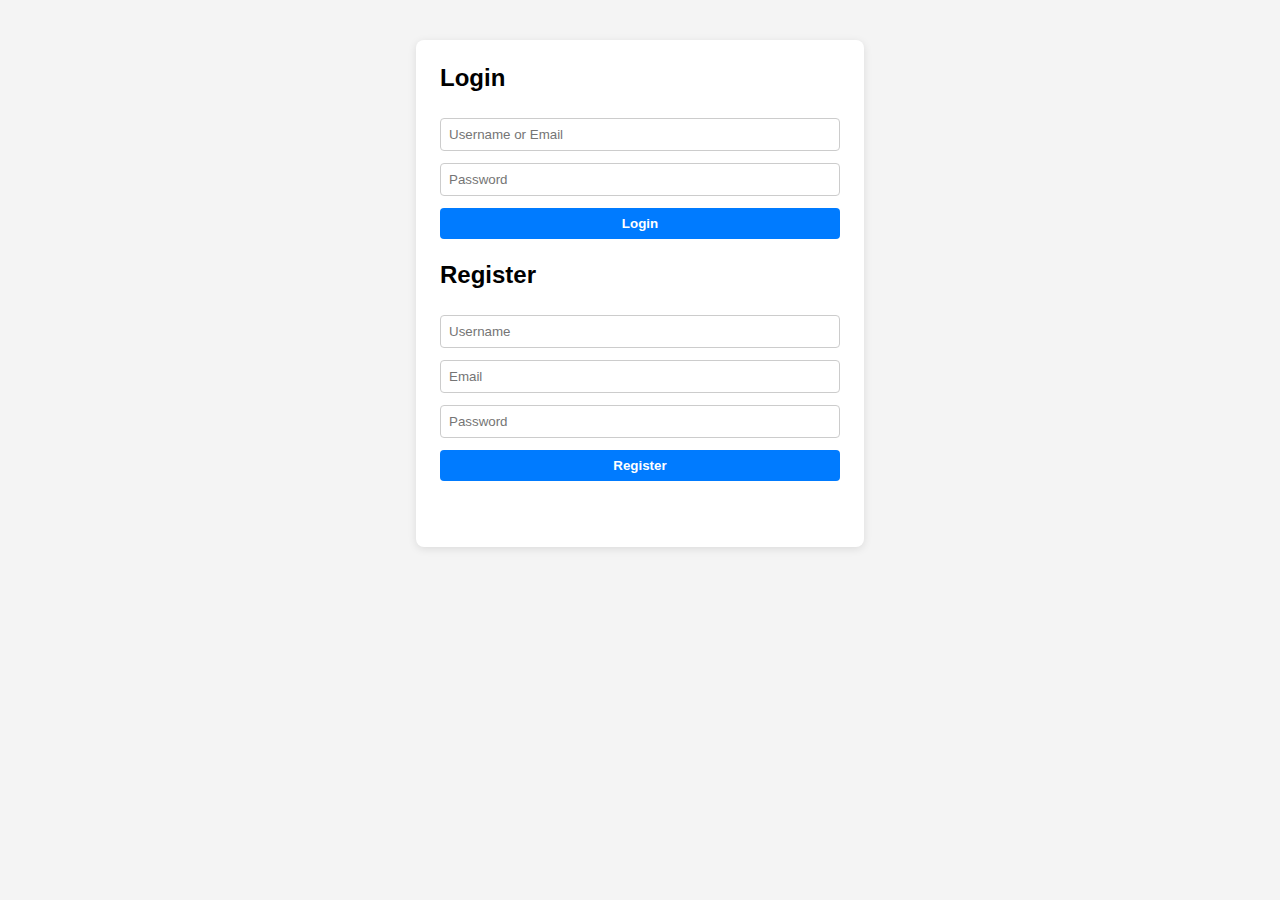
<file: .vscode/frontend/static/index.html>
<!DOCTYPE html>
<html lang="en">
<head>
    <meta charset="UTF-8">
    <meta name="viewport" content="width=device-width, initial-scale=1.0">
    <title>Expense Tracker</title>
    <link rel="stylesheet" href="style.css">
</head>
<body>
    <div id="auth-section">
        <h2>Login</h2>
        <form id="login-form">
            <input type="text" id="login-username" placeholder="Username or Email" required><br>
            <input type="password" id="login-password" placeholder="Password" required><br>
            <button type="submit">Login</button>
        </form>
        <h2>Register</h2>
        <form id="register-form">
            <input type="text" id="register-username" placeholder="Username" required><br>
            <input type="email" id="register-email" placeholder="Email" required><br>
            <input type="password" id="register-password" placeholder="Password" required><br>
            <button type="submit">Register</button>
        </form>
        <div id="auth-message"></div>
    </div>
    <div id="dashboard-section" style="display:none;">
        <button id="logout-btn">Logout</button>
        <h2>Add Expense</h2>
        <form id="expense-form">
            <input type="text" id="expense-category" placeholder="Category" required>
            <input type="number" id="expense-amount" placeholder="Amount" required>
            <input type="date" id="expense-date" required>
            <select id="expense-type">
                <option value="EXPENSE">Expense</option>
                <option value="INCOME">Income</option>
            </select>
            <input type="text" id="expense-description" placeholder="Description">
            <button type="submit">Add Expense</button>
        </form>
        <h2>Expenses</h2>
        <table id="expenses-table">
            <thead>
                <tr>
                    <th>Category</th>
                    <th>Amount</th>
                    <th>Date</th>
                    <th>Type</th>
                    <th>Description</th>
                </tr>
            </thead>
            <tbody></tbody>
        </table>
        <div id="dashboard-message"></div>
        <!-- Places to Visit Section -->
        <h2>Places to Visit</h2>
        <form id="place-form">
            <input type="text" id="place-name" placeholder="Place Name" required>
            <input type="text" id="place-description" placeholder="Description">
            <input type="number" id="place-estimated-cost" placeholder="Estimated Cost" required>
            <button type="submit">Add Place</button>
        </form>
        <table id="places-table">
            <thead>
                <tr>
                    <th>Name</th>
                    <th>Description</th>
                    <th>Estimated Cost</th>
                </tr>
            </thead>
            <tbody></tbody>
        </table>
        <div id="places-message"></div>
    </div>
    <script src="app.js"></script>
</body>
</html>
</file>
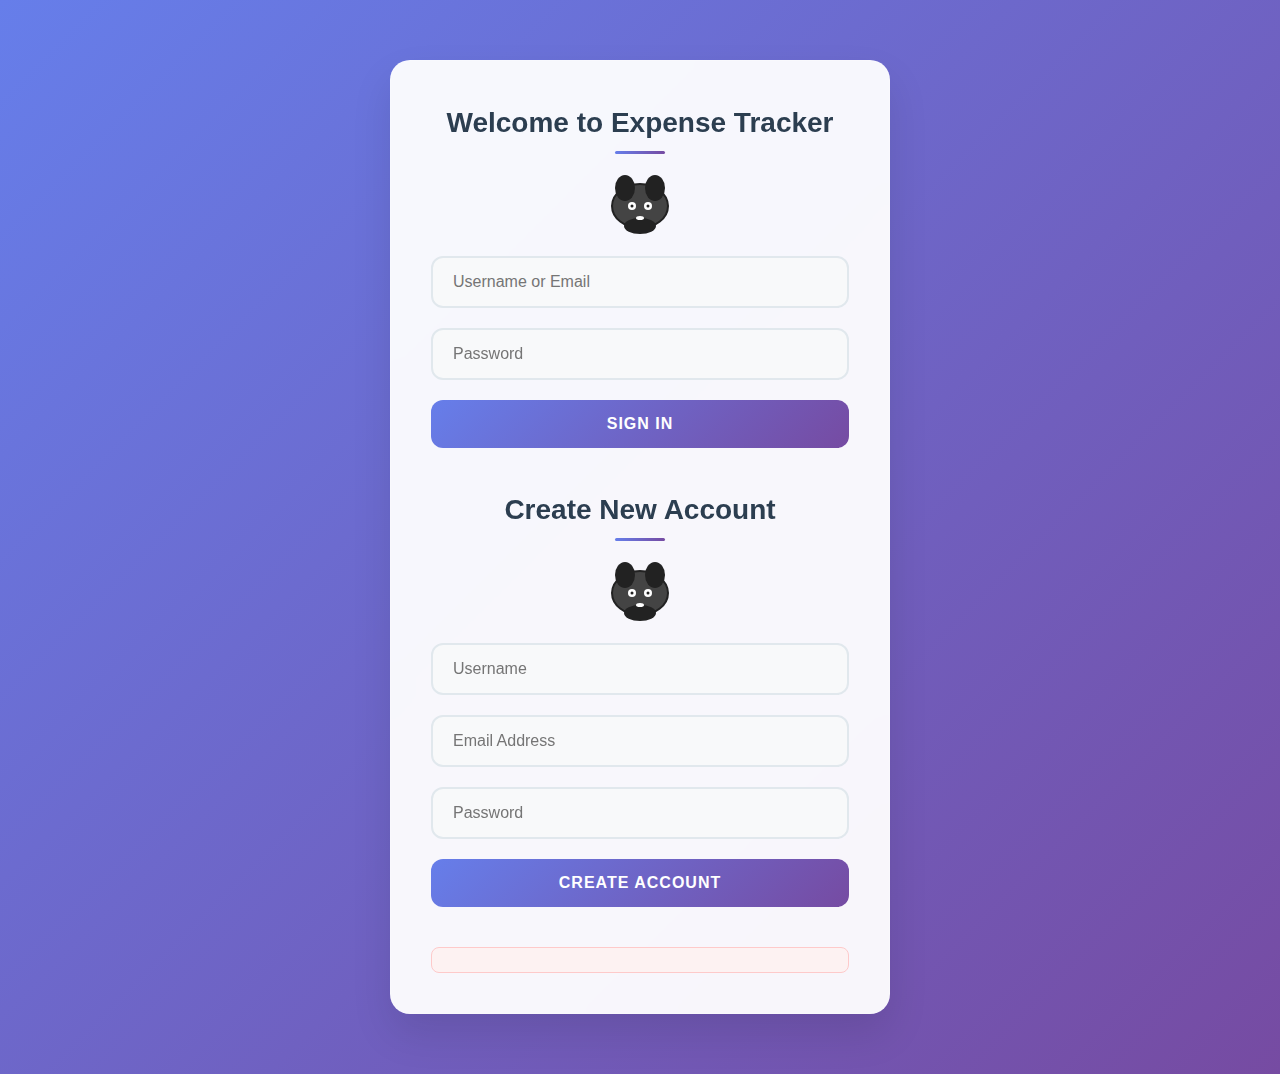
<file: project/src/main/resources/static/index.html>
<!DOCTYPE html>
<html lang="en">
<head>
    <meta charset="UTF-8">
    <meta name="viewport" content="width=device-width, initial-scale=1.0">
    <title>Expense Tracker - Manage Your Finances</title>
    <link rel="stylesheet" href="style.css">
</head>
<body>
    <div id="main-container">
        <div id="auth-container">
            <h2>Welcome to Expense Tracker</h2>
            <form id="login-form">
                <div class="animal-face-container">
                    <svg id="gorilla-face-login" class="animal-face" width="80" height="70" viewBox="0 0 80 70">
                        <ellipse cx="40" cy="40" rx="28" ry="22" fill="#444" stroke="#222" stroke-width="2"/>
                        <ellipse cx="25" cy="22" rx="10" ry="13" fill="#222"/>
                        <ellipse cx="55" cy="22" rx="10" ry="13" fill="#222"/>
                        <ellipse cx="40" cy="60" rx="16" ry="8" fill="#222"/>
                        <ellipse class="gorilla-eye gorilla-eye-left" cx="32" cy="40" rx="4" ry="4" fill="#fff"/>
                        <ellipse class="gorilla-eye gorilla-eye-right" cx="48" cy="40" rx="4" ry="4" fill="#fff"/>
                        <ellipse class="gorilla-pupil gorilla-pupil-left" cx="32" cy="40" rx="1.5" ry="1.5" fill="#222"/>
                        <ellipse class="gorilla-pupil gorilla-pupil-right" cx="48" cy="40" rx="1.5" ry="1.5" fill="#222"/>
                        <rect class="gorilla-eye-lid gorilla-eye-lid-left" x="28" y="36" width="8" height="5" fill="#444" stroke="#222" stroke-width="0.5" rx="2"/>
                        <rect class="gorilla-eye-lid gorilla-eye-lid-right" x="44" y="36" width="8" height="5" fill="#444" stroke="#222" stroke-width="0.5" rx="2"/>
                        <ellipse cx="40" cy="52" rx="4" ry="2" fill="#fff"/>
                    </svg>
                </div>
                <input type="text" id="login-username" placeholder="Username or Email" required>
                <input type="password" id="login-password" placeholder="Password" required>
                <button type="submit">Sign In</button>
            </form>
            <h2>Create New Account</h2>
            <form id="register-form">
                <div class="animal-face-container">
                    <svg id="gorilla-face-register" class="animal-face" width="80" height="70" viewBox="0 0 80 70">
                        <ellipse cx="40" cy="40" rx="28" ry="22" fill="#444" stroke="#222" stroke-width="2"/>
                        <ellipse cx="25" cy="22" rx="10" ry="13" fill="#222"/>
                        <ellipse cx="55" cy="22" rx="10" ry="13" fill="#222"/>
                        <ellipse cx="40" cy="60" rx="16" ry="8" fill="#222"/>
                        <ellipse class="gorilla-eye gorilla-eye-left" cx="32" cy="40" rx="4" ry="4" fill="#fff"/>
                        <ellipse class="gorilla-eye gorilla-eye-right" cx="48" cy="40" rx="4" ry="4" fill="#fff"/>
                        <ellipse class="gorilla-pupil gorilla-pupil-left" cx="32" cy="40" rx="1.5" ry="1.5" fill="#222"/>
                        <ellipse class="gorilla-pupil gorilla-pupil-right" cx="48" cy="40" rx="1.5" ry="1.5" fill="#222"/>
                        <rect class="gorilla-eye-lid gorilla-eye-lid-left" x="28" y="36" width="8" height="5" fill="#444" stroke="#222" stroke-width="0.5" rx="2"/>
                        <rect class="gorilla-eye-lid gorilla-eye-lid-right" x="44" y="36" width="8" height="5" fill="#444" stroke="#222" stroke-width="0.5" rx="2"/>
                        <ellipse cx="40" cy="52" rx="4" ry="2" fill="#fff"/>
                    </svg>
                </div>
                <input type="text" id="register-username" placeholder="Username" required>
                <input type="email" id="register-email" placeholder="Email Address" required>
                <input type="password" id="register-password" placeholder="Password" required>
                <button type="submit">Create Account</button>
            </form>
            <div id="auth-error" class="error"></div>
        </div>
        
        <div id="dashboard-container" style="display:none;">
            <button id="logout-btn">Logout</button>
            
            <!-- Expense Summary Section -->
            <div class="dashboard-section">
                <h2>Financial Summary</h2>
                <div id="summary-cards">
                    <div class="summary-card income">
                        <h3>Total Income</h3>
                        <p id="total-income">₹0.00</p>
                    </div>
                    <div class="summary-card expense">
                        <h3>Total Expenses</h3>
                        <p id="total-expenses">₹0.00</p>
                    </div>
                    <div class="summary-card balance">
                        <h3>Net Balance</h3>
                        <p id="net-balance">₹0.00</p>
                    </div>
                </div>
            </div>
            
            <div class="dashboard-section">
                <h2>Credit Card Summary</h2>
                <div id="credit-card-summary" class="summary-card credit-card">
                    <div>Limit: <span id="cc-limit">₹0.00</span></div>
                    <div>Spent: <span id="cc-spent">₹0.00</span></div>
                    <div>Left: <span id="cc-left">₹0.00</span></div>
                </div>
                <form id="cc-limit-form" style="margin-top:10px;">
                    <input type="number" id="cc-limit-input" placeholder="Set Credit Card Limit" step="0.01" min="0" required>
                    <button type="submit">Update Limit</button>
                </form>
                <div id="cc-limit-message"></div>
            </div>
            
            <div class="dashboard-section">
                <h2>Add New Transaction</h2>
                <form id="expense-form">
                    <input type="text" id="expense-category" placeholder="Category" required>
                    <input type="number" id="expense-amount" placeholder="Amount" step="0.01" required>
                    <input type="date" id="expense-date" required>
                    <select id="expense-type">
                        <option value="EXPENSE">Expense</option>
                        <option value="INCOME">Income</option>
                    </select>
                    <input type="text" id="expense-description" placeholder="Description (Optional)">
                    <label style="display:block;margin:8px 0;">
                        <input type="checkbox" id="expense-credit-card"> Paid by credit card
                    </label>
                    <button type="submit">Add Transaction</button>
                </form>
                <div id="expense-error" class="error"></div>
            </div>
            
            <!-- Search and Filter Section -->
            <div class="dashboard-section">
                <h2>Search & Filter</h2>
                <div id="filter-form">
                    <input type="date" id="filter-start-date" placeholder="Start Date">
                    <input type="date" id="filter-end-date" placeholder="End Date">
                    <select id="filter-category">
                        <option value="">All Categories</option>
                    </select>
                    <select id="filter-type">
                        <option value="">All Types</option>
                        <option value="EXPENSE">Expenses Only</option>
                        <option value="INCOME">Income Only</option>
                    </select>
                    <input type="text" id="filter-description" placeholder="Search in description">
                    <button type="button" id="apply-filter">Apply Filter</button>
                    <button type="button" id="clear-filter">Clear Filter</button>
                </div>
            </div>
            
            <div class="dashboard-section">
                <h2>Your Transactions</h2>
                <div class="table-actions">
                    <button type="button" id="export-csv">Export to CSV</button>
                    <span id="transaction-count">0 transactions</span>
                </div>
                <table id="expenses-table">
                    <thead>
                        <tr>
                            <th>Category</th>
                            <th>Amount</th>
                            <th>Date</th>
                            <th>Type</th>
                            <th>Description</th>
                        </tr>
                    </thead>
                    <tbody>
                        <!-- Transactions will be loaded here -->
                    </tbody>
                </table>
                <div id="no-transactions" class="empty-state" style="display:none;">
                    <h3>No transactions found</h3>
                    <p>Add your first transaction to get started!</p>
                </div>
            </div>
            <!-- Places to Visit Section -->
            <div class="dashboard-section">
                <h2>Places to Visit</h2>
                <form id="place-form">
                    <input type="text" id="place-name" placeholder="Place Name" required>
                    <input type="text" id="place-description" placeholder="Description">
                    <input type="number" id="place-estimated-cost" placeholder="Estimated Cost" required>
                    <button type="submit">Add Place</button>
                </form>
                <table id="places-table">
                    <thead>
                        <tr>
                            <th>Name</th>
                            <th>Description</th>
                            <th>Estimated Cost</th>
                            <th>Action</th>
                        </tr>
                    </thead>
                    <tbody></tbody>
                </table>
                <div id="places-total"></div>
                <div id="places-message"></div>
            </div>
        </div>
    </div>
    <script src="app.js"></script>
</body>
</html>
</file>
<file: .vscode/frontend/static/style.css>
body {
    font-family: Arial, sans-serif;
    background: #f4f4f4;
    margin: 0;
    padding: 0;
}
#auth-section, #dashboard-section {
    max-width: 400px;
    margin: 40px auto;
    background: #fff;
    padding: 24px;
    border-radius: 8px;
    box-shadow: 0 2px 8px rgba(0,0,0,0.1);
}
h2 {
    margin-top: 0;
}
form {
    margin-bottom: 16px;
}
input, select, button {
    width: 100%;
    padding: 8px;
    margin: 6px 0;
    border: 1px solid #ccc;
    border-radius: 4px;
    box-sizing: border-box;
}
button {
    background: #007bff;
    color: #fff;
    border: none;
    cursor: pointer;
    font-weight: bold;
}
button:hover {
    background: #0056b3;
}
table {
    width: 100%;
    border-collapse: collapse;
    margin-top: 16px;
}
th, td {
    border: 1px solid #ddd;
    padding: 8px;
    text-align: left;
}
th {
    background: #007bff;
    color: #fff;
}
#auth-message, #dashboard-message {
    color: red;
    margin-top: 8px;
    min-height: 20px;
}
</file>
<file: project/src/main/resources/static/style.css>
* {
    margin: 0;
    padding: 0;
    box-sizing: border-box;
}

body {
    font-family: 'Segoe UI', Tahoma, Geneva, Verdana, sans-serif;
    background: linear-gradient(135deg, #667eea 0%, #764ba2 100%);
    min-height: 100vh;
    color: #333;
    line-height: 1.6;
}

#main-container {
    max-width: 1200px;
    margin: 0 auto;
    padding: 20px;
}

/* Auth Section */
#auth-container {
    background: rgba(255, 255, 255, 0.95);
    backdrop-filter: blur(10px);
    border-radius: 20px;
    padding: 40px;
    margin: 40px auto;
    max-width: 500px;
    box-shadow: 0 20px 40px rgba(0, 0, 0, 0.1);
    border: 1px solid rgba(255, 255, 255, 0.2);
}

#auth-container h2 {
    color: #2c3e50;
    margin-bottom: 20px;
    font-size: 28px;
    font-weight: 600;
    text-align: center;
    position: relative;
}

#auth-container h2::after {
    content: '';
    position: absolute;
    bottom: -8px;
    left: 50%;
    transform: translateX(-50%);
    width: 50px;
    height: 3px;
    background: linear-gradient(90deg, #667eea, #764ba2);
    border-radius: 2px;
}

form {
    margin-bottom: 30px;
}

input, select {
    width: 100%;
    padding: 15px 20px;
    margin: 10px 0;
    border: 2px solid #e1e8ed;
    border-radius: 12px;
    font-size: 16px;
    transition: all 0.3s ease;
    background: #f8f9fa;
}

input:focus, select:focus {
    outline: none;
    border-color: #667eea;
    background: white;
    box-shadow: 0 0 0 3px rgba(102, 126, 234, 0.1);
}

button {
    width: 100%;
    padding: 15px 20px;
    margin: 10px 0;
    border: none;
    border-radius: 12px;
    font-size: 16px;
    font-weight: 600;
    cursor: pointer;
    transition: all 0.3s ease;
    background: linear-gradient(135deg, #667eea 0%, #764ba2 100%);
    color: white;
    text-transform: uppercase;
    letter-spacing: 1px;
}

button:hover {
    transform: translateY(-2px);
    box-shadow: 0 10px 25px rgba(102, 126, 234, 0.3);
}

button:active {
    transform: translateY(0);
}

/* Dashboard Section */
#dashboard-container {
    background: rgba(255, 255, 255, 0.95);
    backdrop-filter: blur(10px);
    border-radius: 20px;
    padding: 40px;
    margin: 20px auto;
    box-shadow: 0 20px 40px rgba(0, 0, 0, 0.1);
    border: 1px solid rgba(255, 255, 255, 0.2);
    position: relative;
    overflow: hidden;
}

#logout-btn {
    background: linear-gradient(135deg, #e74c3c 0%, #c0392b 100%);
    max-width: 120px;
    margin-bottom: 30px;
}

#logout-btn:hover {
    box-shadow: 0 10px 25px rgba(231, 76, 60, 0.3);
}

.dashboard-section {
    margin-bottom: 40px;
}

.dashboard-section h2 {
    color: #2c3e50;
    margin-bottom: 20px;
    font-size: 24px;
    font-weight: 600;
    position: relative;
    padding-bottom: 10px;
}

.dashboard-section h2::after {
    content: '';
    position: absolute;
    bottom: 0;
    left: 0;
    width: 60px;
    height: 3px;
    background: linear-gradient(90deg, #667eea, #764ba2);
    border-radius: 2px;
}

/* Expense Form */
#expense-form {
    display: grid;
    grid-template-columns: repeat(auto-fit, minmax(250px, 1fr));
    gap: 20px;
    background: #f8f9fa;
    padding: 30px;
    border-radius: 15px;
    margin-bottom: 30px;
}

#expense-form input,
#expense-form select {
    margin: 0;
}

/* Table Styling */
#expenses-table {
    width: 100%;
    border-collapse: collapse;
    margin-top: 20px;
    background: white;
    border-radius: 15px;
    overflow: hidden;
    box-shadow: 0 10px 30px rgba(0, 0, 0, 0.1);
}

#expenses-table thead {
    background: linear-gradient(135deg, #667eea 0%, #764ba2 100%);
    color: white;
}

#expenses-table th {
    padding: 20px;
    text-align: left;
    font-weight: 600;
    font-size: 14px;
    text-transform: uppercase;
    letter-spacing: 1px;
}

#expenses-table td {
    padding: 15px 20px;
    border-bottom: 1px solid #e1e8ed;
    font-size: 14px;
}

#expenses-table tbody tr:hover {
    background: #f8f9fa;
    transition: background 0.3s ease;
}

#expenses-table tbody tr:last-child td {
    border-bottom: none;
}

/* Error Messages */
.error {
    color: #e74c3c;
    background: #fdf2f2;
    border: 1px solid #fecaca;
    padding: 12px 20px;
    border-radius: 8px;
    margin-top: 10px;
    font-size: 14px;
    text-align: center;
}

/* Success Messages */
.success {
    color: #059669;
    background: #f0fdf4;
    border: 1px solid #bbf7d0;
    padding: 12px 20px;
    border-radius: 8px;
    margin-top: 10px;
    font-size: 14px;
    text-align: center;
}

/* Responsive Design */
@media (max-width: 768px) {
    #main-container {
        padding: 10px;
    }
    
    #auth-container,
    #dashboard-container {
        margin: 20px auto;
        padding: 30px 20px;
    }
    
    #expense-form {
        grid-template-columns: 1fr;
        padding: 20px;
    }
    
    #expenses-table {
        font-size: 12px;
    }
    
    #expenses-table th,
    #expenses-table td {
        padding: 10px;
    }
}

/* Loading Animation */
.loading {
    display: inline-block;
    width: 20px;
    height: 20px;
    border: 3px solid #f3f3f3;
    border-top: 3px solid #667eea;
    border-radius: 50%;
    animation: spin 1s linear infinite;
}

@keyframes spin {
    0% { transform: rotate(0deg); }
    100% { transform: rotate(360deg); }
}

/* Category Select Styling */
#expense-category {
    background: white;
}

/* Amount Input Styling */
#expense-amount {
    font-weight: 600;
    color: #2c3e50;
}

/* Type Select Styling */
#expense-type option[value="EXPENSE"] {
    color: #e74c3c;
}

#expense-type option[value="INCOME"] {
    color: #27ae60;
}

/* Summary Cards */
#summary-cards {
    display: grid;
    grid-template-columns: repeat(auto-fit, minmax(250px, 1fr));
    gap: 20px;
    margin-bottom: 30px;
}

.summary-card {
    background: linear-gradient(135deg, #667eea 0%, #764ba2 100%);
    color: white;
    padding: 25px;
    border-radius: 15px;
    text-align: center;
    box-shadow: 0 10px 30px rgba(102, 126, 234, 0.3);
    transition: transform 0.3s ease;
}

.summary-card:hover {
    transform: translateY(-5px);
}

.summary-card.income {
    background: linear-gradient(135deg, #2ecc71 0%, #27ae60 100%);
    box-shadow: 0 10px 30px rgba(46, 204, 113, 0.3);
}

.summary-card.expense {
    background: linear-gradient(135deg, #e74c3c 0%, #c0392b 100%);
    box-shadow: 0 10px 30px rgba(231, 76, 60, 0.3);
}

.summary-card.balance {
    background: linear-gradient(135deg, #f39c12 0%, #e67e22 100%);
    box-shadow: 0 10px 30px rgba(243, 156, 18, 0.3);
}

.summary-card h3 {
    font-size: 16px;
    margin-bottom: 10px;
    opacity: 0.9;
    font-weight: 500;
}

.summary-card p {
    font-size: 28px;
    font-weight: 700;
    margin: 0;
}

/* Filter Form */
#filter-form {
    display: grid;
    grid-template-columns: repeat(auto-fit, minmax(200px, 1fr));
    gap: 15px;
    background: #f8f9fa;
    padding: 25px;
    border-radius: 15px;
    margin-bottom: 20px;
}

#filter-form input,
#filter-form select {
    margin: 0;
}

#filter-form button {
    margin: 0;
    padding: 12px 20px;
    font-size: 14px;
}

#apply-filter {
    background: linear-gradient(135deg, #667eea 0%, #764ba2 100%);
}

#clear-filter {
    background: linear-gradient(135deg, #95a5a6 0%, #7f8c8d 100%);
}

/* Table Actions */
.table-actions {
    display: flex;
    justify-content: space-between;
    align-items: center;
    margin-bottom: 20px;
    padding: 15px 0;
}

#export-csv {
    background: linear-gradient(135deg, #27ae60 0%, #2ecc71 100%);
    max-width: 150px;
    padding: 12px 20px;
    font-size: 14px;
}

#export-csv:hover {
    box-shadow: 0 10px 25px rgba(39, 174, 96, 0.3);
}

#transaction-count {
    color: #7f8c8d;
    font-size: 14px;
    font-weight: 500;
}

/* Empty State */
.empty-state {
    text-align: center;
    padding: 60px 20px;
    color: #7f8c8d;
}

.empty-state h3 {
    font-size: 24px;
    margin-bottom: 10px;
    color: #2c3e50;
}

.empty-state p {
    font-size: 16px;
    opacity: 0.8;
}

/* Animations */
@keyframes fadeIn {
    from { opacity: 0; transform: translateY(20px); }
    to { opacity: 1; transform: translateY(0); }
}

#auth-container,
#dashboard-container {
    animation: fadeIn 0.6s ease-out;
} 

/* Animations for feedback */
@keyframes shake {
  0% { transform: translateX(0); }
  20% { transform: translateX(-10px); }
  40% { transform: translateX(10px); }
  60% { transform: translateX(-10px); }
  80% { transform: translateX(10px); }
  100% { transform: translateX(0); }
}
.shake {
  animation: shake 0.5s;
}
@keyframes pulse {
  0% { box-shadow: 0 0 0 0 rgba(5, 150, 105, 0.7); }
  70% { box-shadow: 0 0 0 10px rgba(5, 150, 105, 0); }
  100% { box-shadow: 0 0 0 0 rgba(5, 150, 105, 0); }
}
.pulse {
  animation: pulse 0.7s;
} 

.animal-face-container {
  display: flex;
  justify-content: center;
  margin-bottom: 10px;
}
.animal-face {
  display: block;
}
.gorilla-eye-lid {
  opacity: 0;
  transition: opacity 0.2s;
}
.animal-face.eyes-closed .gorilla-eye-lid {
  opacity: 1;
}
/* Anime-style sparkle animation */
.sparkle {
  position: absolute;
  pointer-events: none;
  width: 24px;
  height: 24px;
  z-index: 10;
  animation: sparkle-float 2s linear infinite;
}
@keyframes sparkle-float {
  0% { opacity: 0; transform: scale(0.5) translateY(0); }
  10% { opacity: 1; }
  50% { opacity: 1; transform: scale(1.1) translateY(-30px); }
  90% { opacity: 1; }
  100% { opacity: 0; transform: scale(0.5) translateY(-60px); }
}
</file>
